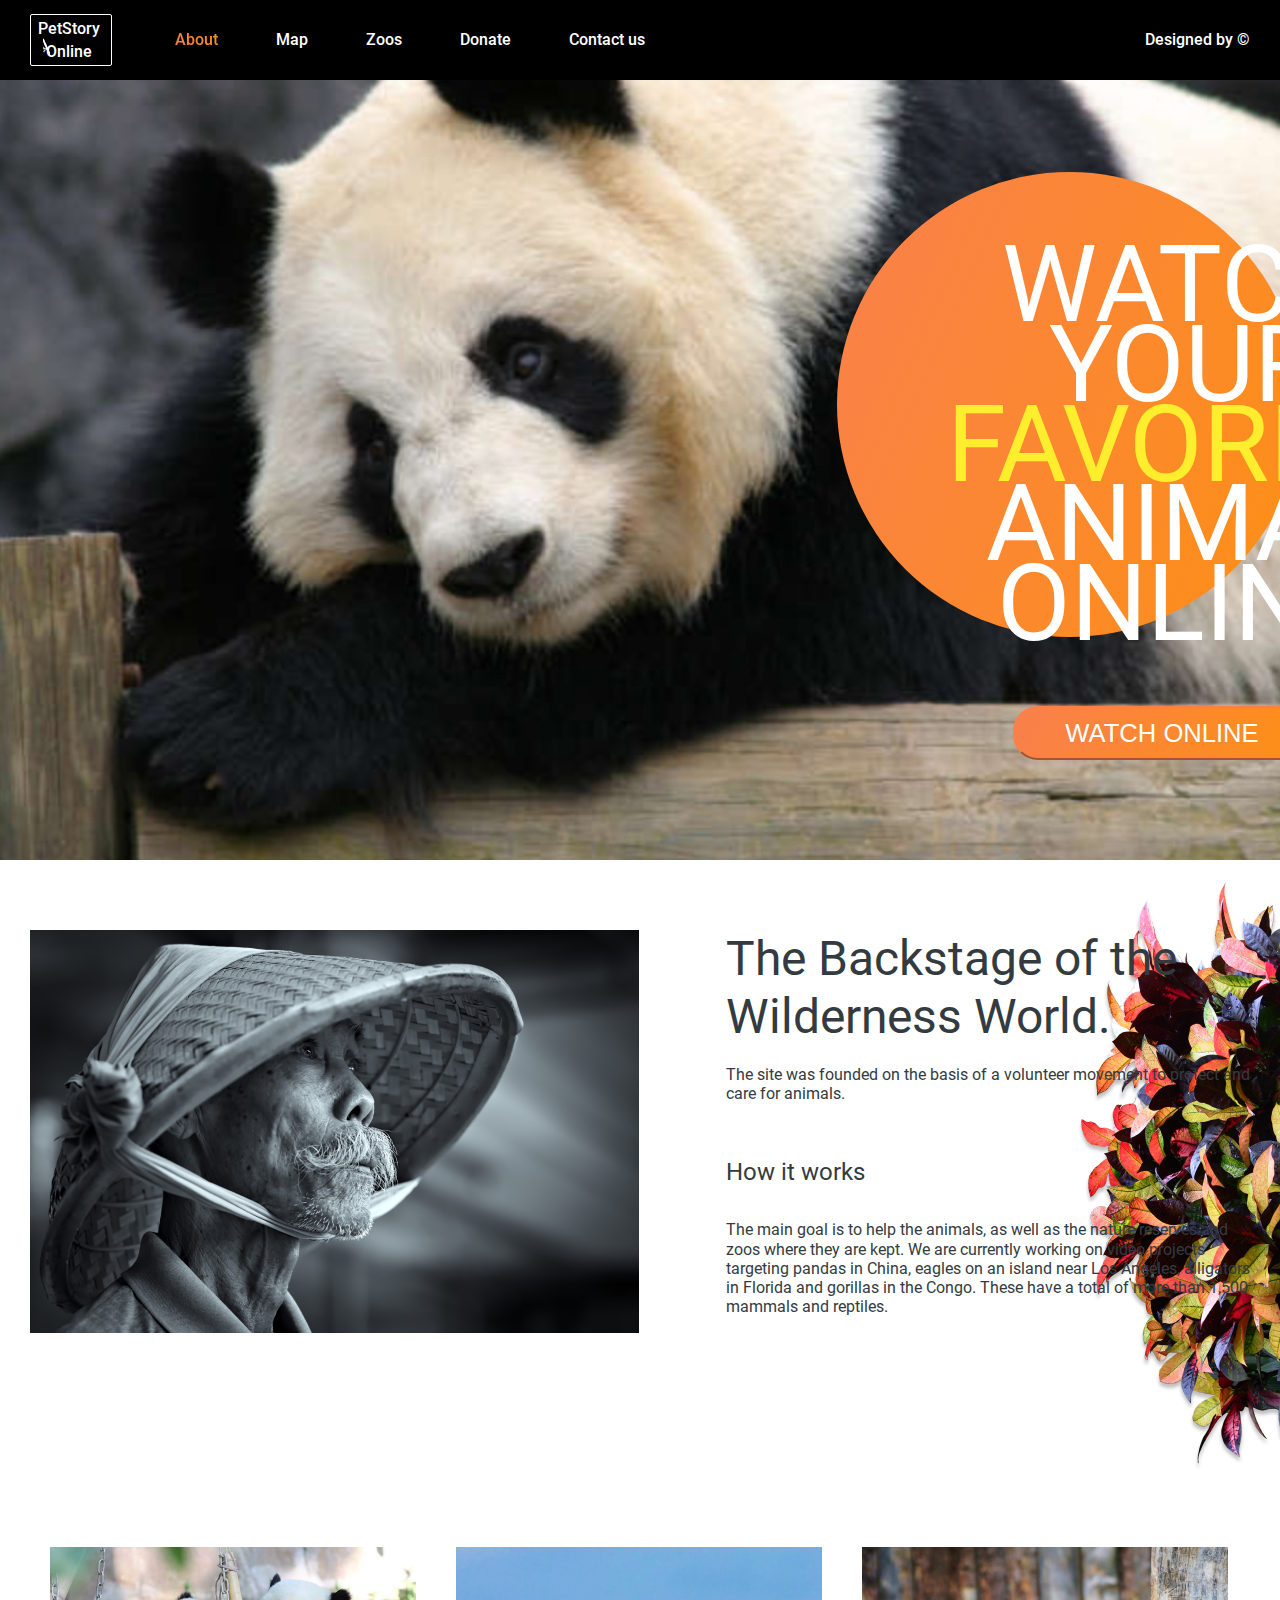
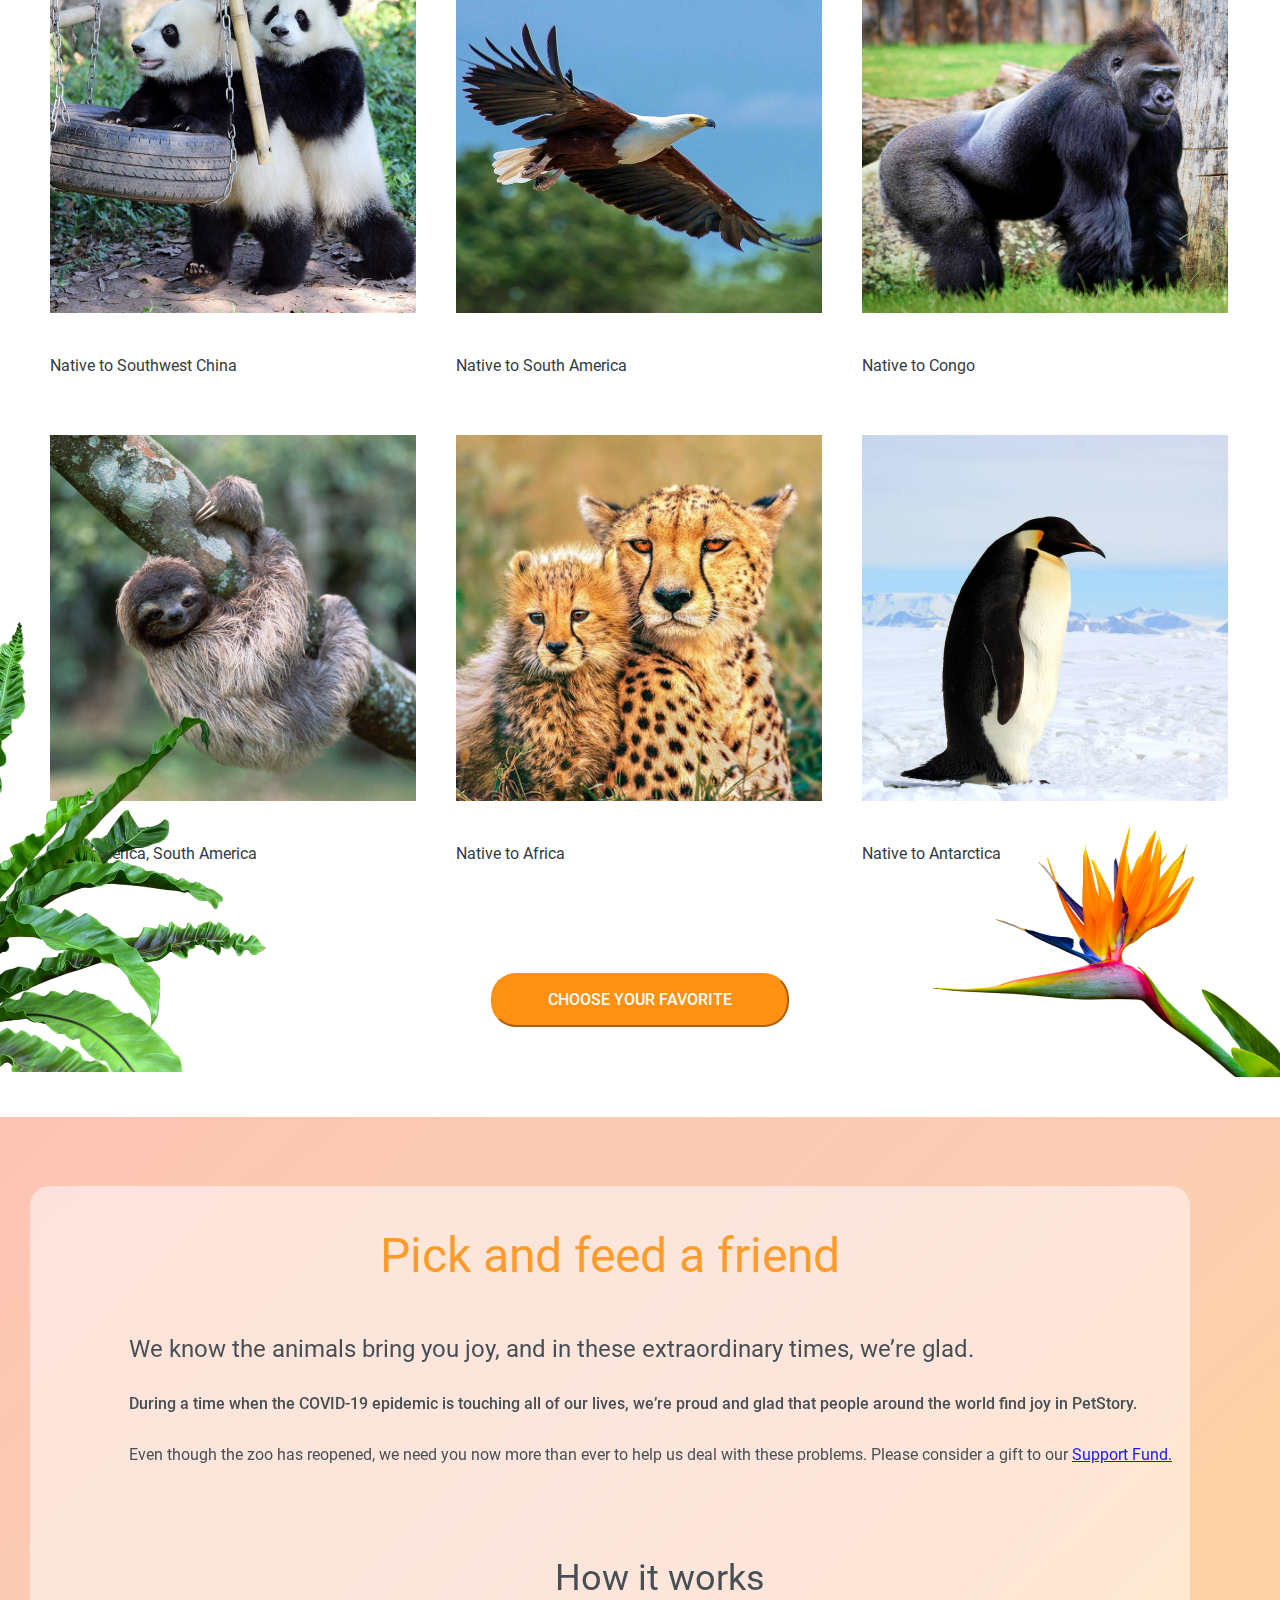
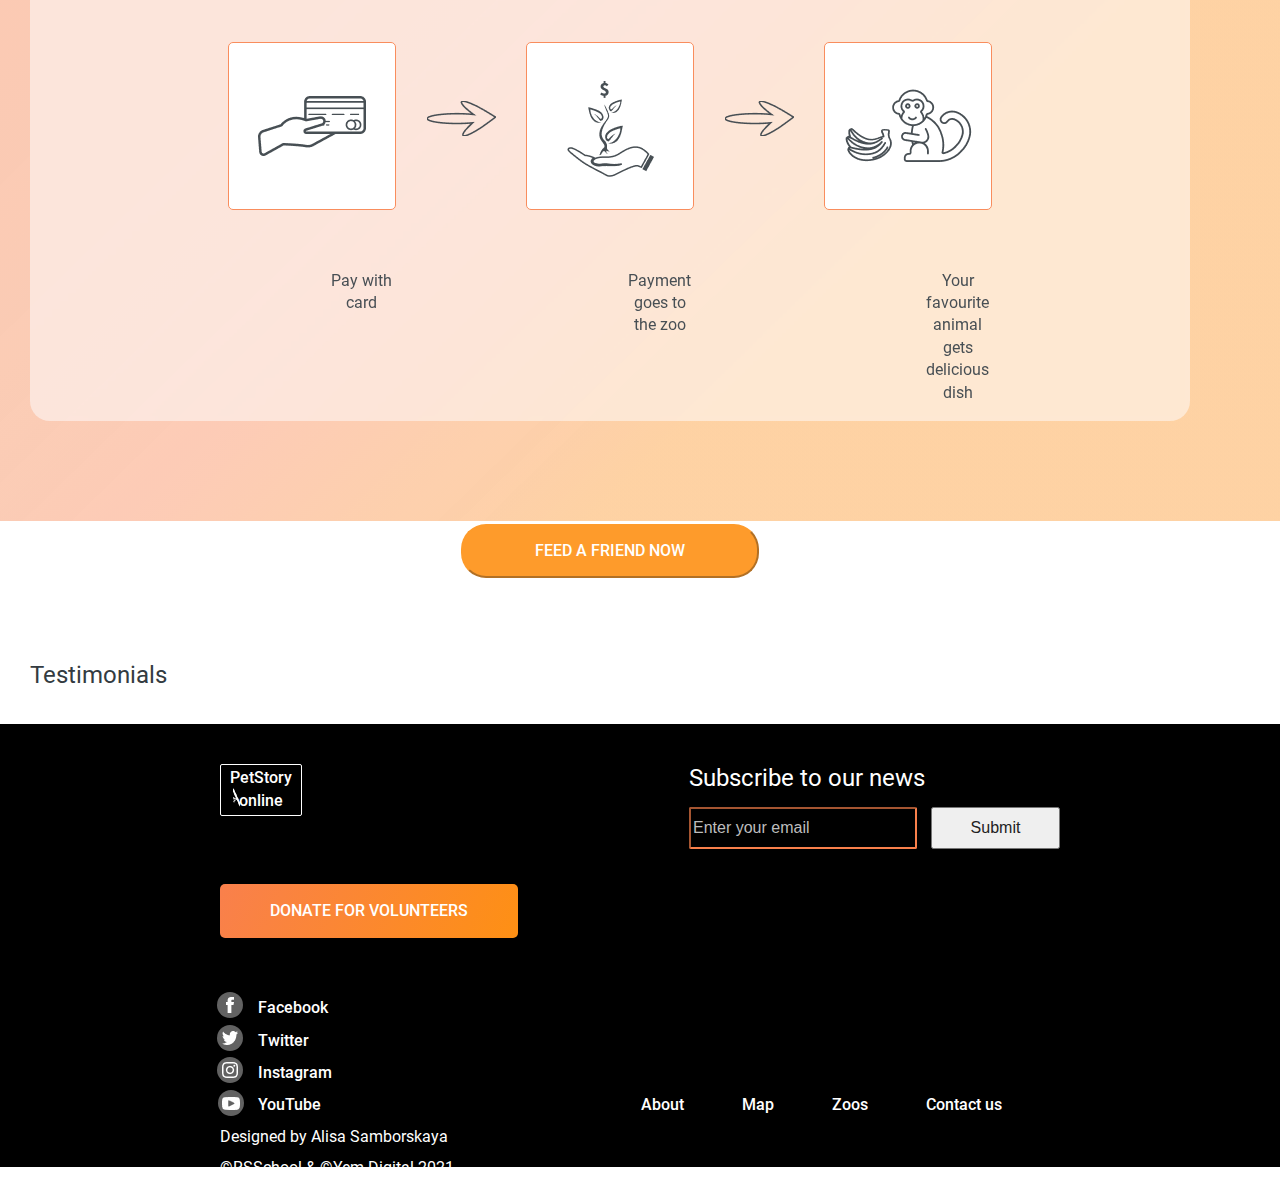
<file: index.html>
<!DOCTYPE html>
<html lang="en">
<head>
    <meta charset="UTF-8">
    <meta http-equiv="X-UA-Compatible" content="IE=edge">
    <meta name="viewport" content="width=device-width, initial-scale=1.0">
    <title>ONLINE-ZOO</title>
    <link rel="stylesheet" href="./pages/main/style.css">
</head>
<body>
     <!-- Header section -->

     <header class="header">
      <div class="wrapper">
          <div class="header_wrapper">

          <div class="header_menu">

              <div class="header_logo">
                  <h1>
                      <a href="/index.html" class="header_link">PetStory Online</a>
                  </h1>
              </div>

              <nav class="header_nav">
                    <ul class="header_list">
                      <li class="header_item">
                        <a href="../../index.html" class="header_link_about">About</a>
                      </li>
                      <li class="header_item">
                        <a href="#!" class="header_link">Map</a>
                      </li>
                      <li class="header_item">
                        <a href="#!" class="header_link">Zoos</a>
                      </li>
                      <li class="header_item">
                        <a href="./pages/donate/index.html" class="header_link">Donate</a>
                      </li>
                      <li class="header_item">
                        <a href="#!" class="header_link">Contact us</a>
                      </li>
                     </ul>
              </nav>

          </div>

              <div class="figma_design">
                  <a href="https://www.figma.com/file/jfEFwkXVj1WRq7sUHDr8os/PetStory-online" class="header_link">Designed by ©</a>
              </div>

          </div>
        </div>
    </header>

  <main>
    <section class="intro">
      <div class="wrapper">
        <div class="intro_box">
        <p class="intro_title">Watch your <span id="favorite">favorite</span> animal online</p>
        </div>
        <button type="submit" class="intro_buttom">Watch online</button>
      </div>
    </section>

    <section class="backstage">
      <div class="wrapper">
        <div class="backstage_box">
          <div class="image_box"> <img src="./assets/images/bamboo-cap.png" alt=""></div>
          <div class="backstage_text">
          <h2>The Backstage of the Wilderness World.</h2>
          <p>The site was founded on the basis of a volunteer movement to protect and care for animals.</p>
          <h3>How it works </h3>
          <p>The main goal is to help the animals, as well as the nature reserves and zoos where they are kept. We are currently working on video projects targeting pandas in China, eagles on an island near Los Angeles, alligators in Florida and gorillas in the Congo. These have a total of more than 1,500 mammals and reptiles.</p>
        </div>
        </div>
    </div>
    </section>

    <section class="animals">
     <div class="wrapper">
       <div class="slider">

            <button class="button_prev"></button>
            <button class="button_next"></button>

        <div class="slider_cards">

          <div class="slider_item">
            <img src="./assets/images/pandas.png" alt="Pandas">
            <div class="card_content">
              <h4>GIANT PANDAS</h4>
              <p>Native to Southwest China</p>
            </div>
          </div>

          <div class="slider_item">
            <img src="./assets/images/eagles.png" alt="EAgles">
            <div class="card_content">
              <h4>EAGLES</h4>
              <p>Native to South America</p>
            </div>
          </div>

          <div class="slider_item">
            <img src="./assets/images/gorilas.png" alt="Gorillas">
            <div class="card_content">
              <h4>GORILLAS</h4>
              <p>Native to Congo</p>
            </div>
          </div>

          <div class="slider_item">
            <img src="./assets/images/sloth.png" alt="Two-toed sloth">
            <div class="card_content">
              <h4>TWO-TOED SLOTH</h4>
              <p>Mesoamerica, South America</p>
            </div>
          </div>


          <div class="slider_item">
            <img src="./assets/images/cheetah.png" alt="Cheetahs">
            <div class="card_content">
              <h4>CHEETAHS</h4>
              <p>Native to Africa</p>
            </div>
          </div>


          <div class="slider_item">
            <img src="./assets/images/penguans.png" alt="Penguins">
            <div class="card_content">
              <h4>PENGUINS</h4>
              <p>Native to Antarctica</p>
            </div>
          </div>


        </div>

        </div>
        <button class="choose_button">CHOOSE YOUR FAVORITE</button>

      </div>
    </section>

    <section class="pick_and_feed">
      <div class="wrapper">
        <div class="info">
          <h2>Pick and feed a friend</h2>
          <p class="bring_joy">We know the animals bring you joy, and in these extraordinary times, we’re glad.</p>
          <p class="covid">During a time when the COVID-19 epidemic is touching all of our lives, we’re proud and glad that people around the world find joy in PetStory.</p>
          <p>Even though the zoo has reopened, we need you now more than ever to help us deal with these problems. Please consider a gift to our <a href="/pages/donate/index.html">Support Fund.</a> </p>

          <div class="payment">
            <p>How it works</p>

            <div class="payment_steps">

            <div class="step">

              <div class="step_box pay_card"></div>
              <p>Pay with card</p>

            </div>

            <div class="step">

              <div class="step_box plant"></div>
                <p>Payment goes to the zoo</p>

            </div>

            <div class="step">

              <div class="step_box monkey"></div>
                <p>Your favourite animal gets delicious dish</p>


            </div>
          </div>

          </div>

          <button class="feed_button">FEED A FRIEND NOW</button>

        </div>

      </div>
    </section>

    <section class="testimonials">
      <div class="wrapper">
        <h3>Testimonials</h3>

      </div>
    </section>


  </main>

     <!-- Footer section -->

     <footer class="footer">
      <div class="wrapper">

          <div class="footer_logo_box">

            <div class="footer_logo">
              <div class="footer_logo_link">
                  <a href="../../index.html">PetStory online</a>
              </div>
            </div>

            <form class="subscribe" action="#">
              <h4>Subscribe to our news</h4>
              <input class="email" required type="email" placeholder="Enter your email"/>
              <button type="submit" class="submit_botton"> Submit</button>
            </form>

          </div>

          <div class="donate">
            <a href="./index.html" class="button_donate"> DONATE FOR VOLUNTEERS</a>
          </div>

          <div class="footer_box">

            <div class="social_media_items">
              <ul>
                <li><a href="#"><span>Facebook</span></a></li>
                <li><a href="#"><span>Twitter</span></a></li>
                <li><a href="#"><span>Instagram</span></a></li>
                <li><a href="#"><span>YouTube</span></a></li>
              </ul>
            </div>

            <nav class="footer_menu">
              <ul class="footer_menu_item">
                <li><a href="../../index.html">About</a></li>
                <li><a href="#">Map</a></li>
                <li><a href="#">Zoos</a></li>
                <li><a href="#">Contact us</a></li>
              </ul>
            </nav>

            <div class="author">
              <p>Designed by Alisa Samborskaya</p>
              <p>©RSSchool & ©Yem Digital 2021</p>
            </div>

          </div>

      </div>
  </footer>

</body>
</html>
</file>
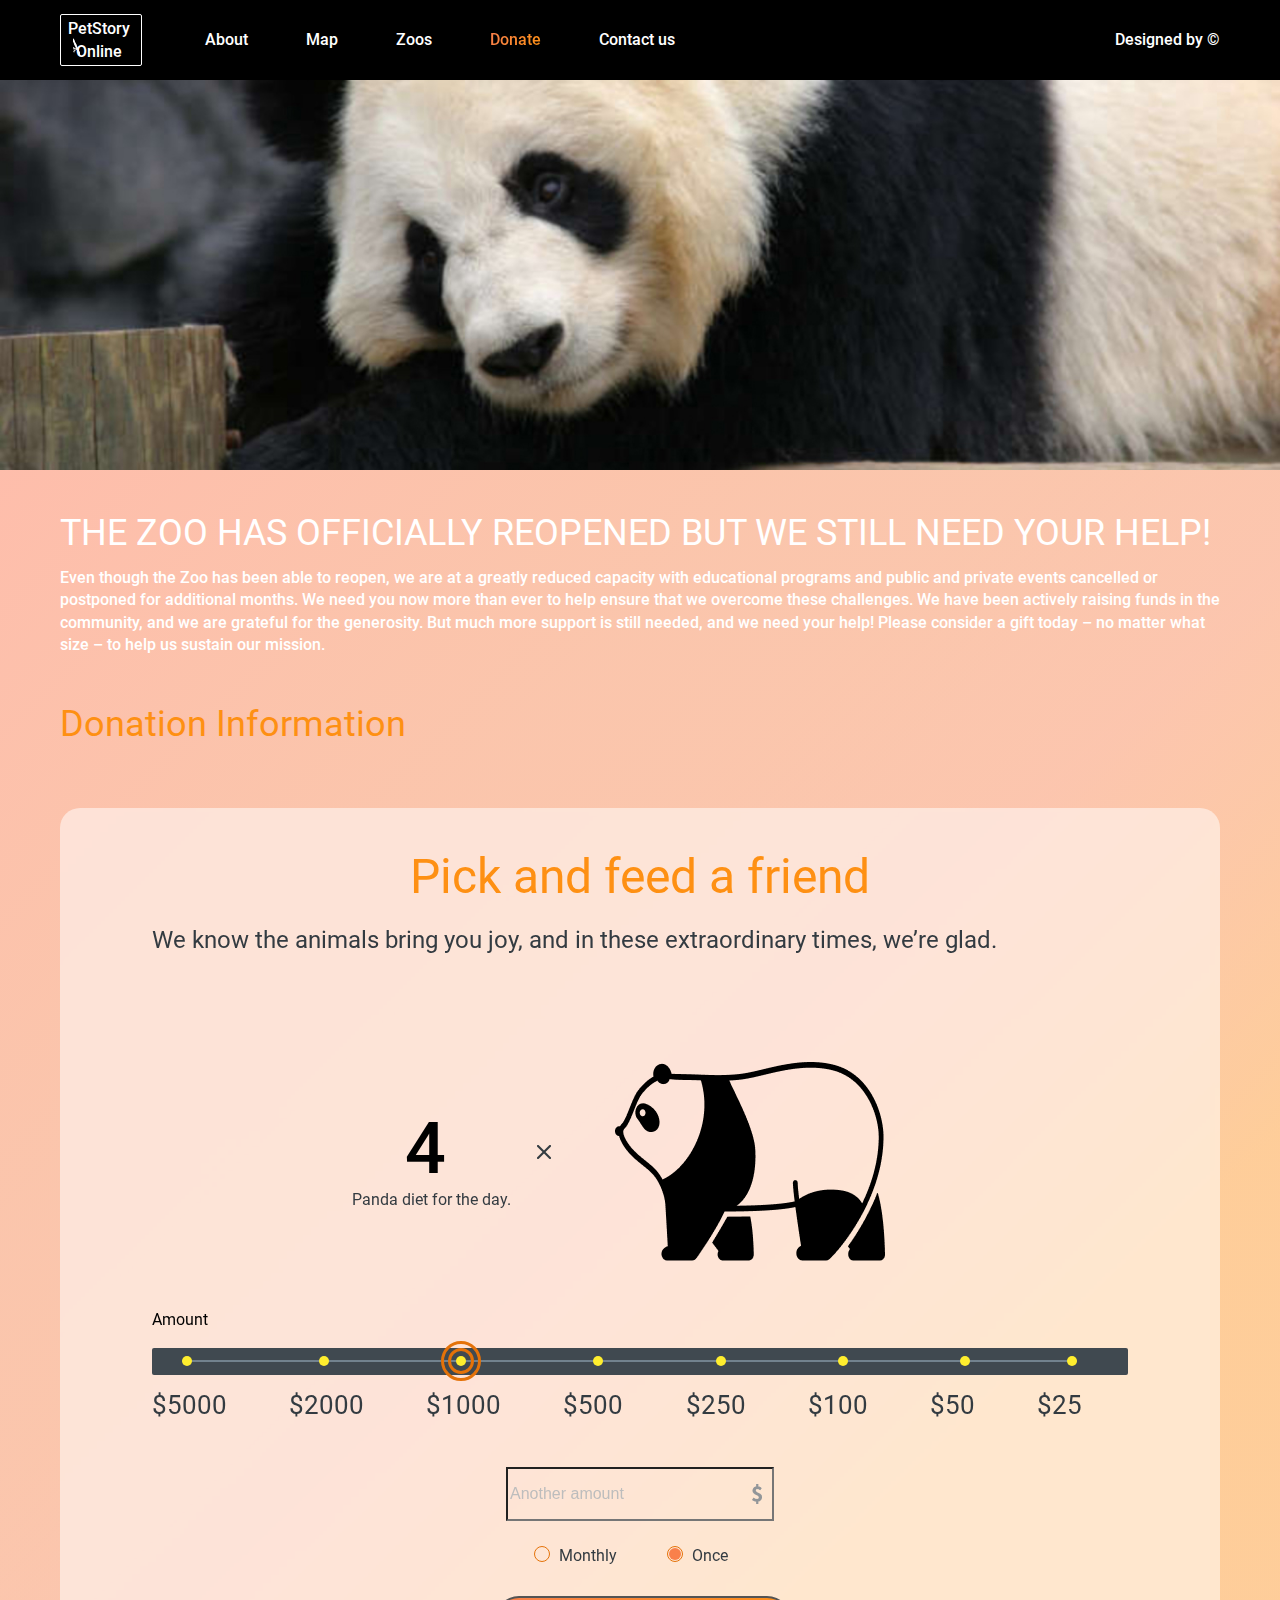
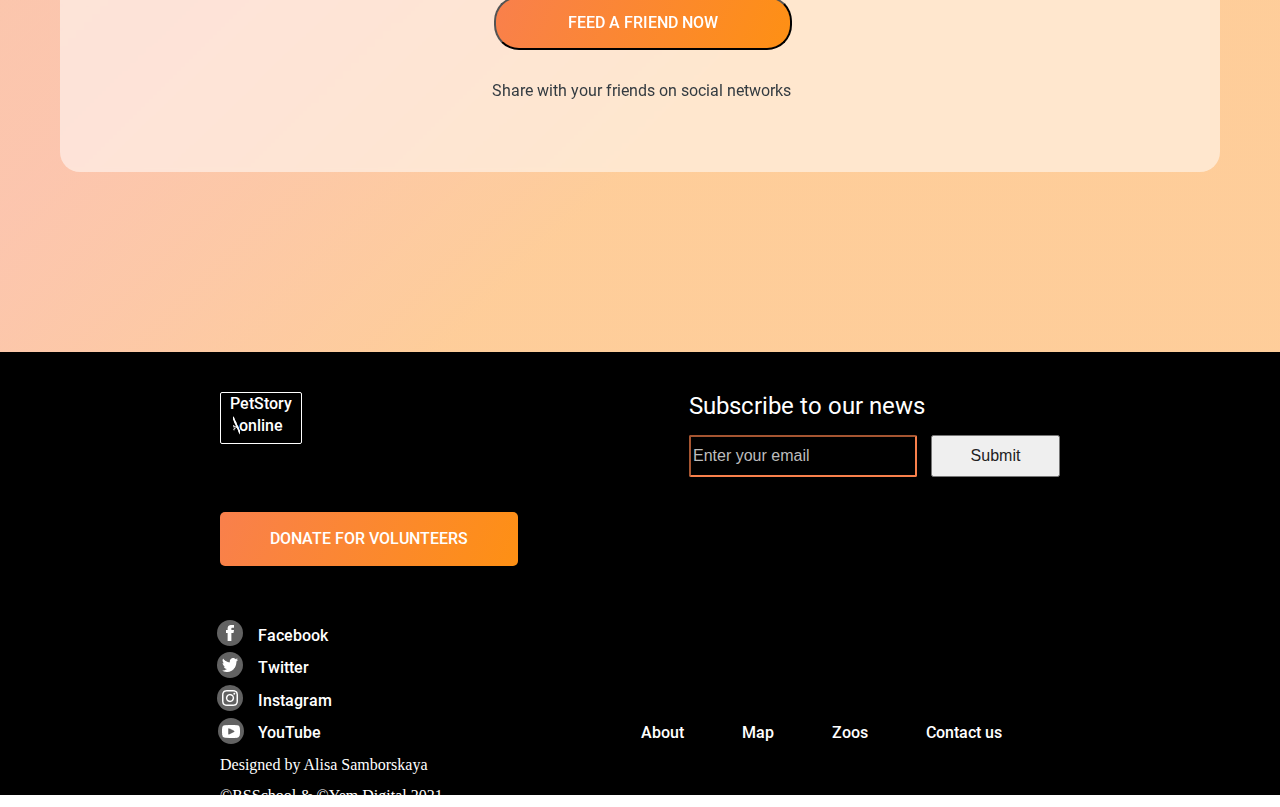
<file: pages/donate/index.html>
<!DOCTYPE html>
<html lang="en">
<head>
    <meta charset="UTF-8">
    <meta http-equiv="X-UA-Compatible" content="IE=edge">
    <meta name="viewport" content="width=device-width, initial-scale=1.0">
    <title>DONATE</title>
    <link rel="stylesheet" href="./style.css">
</head>
<body>

     <!-- Header section -->

    <header class="header">
        <div class="wrapper">
            <div class="header_wrapper">

            <div class="header_menu">

                <div class="header_logo">
                    <h1>
                        <a href="../../index.html" class="header_link">PetStory Online</a>
                    </h1>
                </div>

                <nav class="header_nav">
                      <ul class="header_list">
                        <li class="header_item">
                          <a href="../../index.html" class="header_link">About</a>
                        </li>
                        <li class="header_item">
                          <a href="#!" class="header_link">Map</a>
                        </li>
                        <li class="header_item">
                          <a href="#!" class="header_link">Zoos</a>
                        </li>
                        <li class="header_item">
                          <a href="#!" class="header_link_donate">Donate</a>
                        </li>
                        <li class="header_item">
                          <a href="#!" class="header_link">Contact us</a>
                        </li>
                       </ul>
                </nav>

            </div>

                <div class="figma_design">
                    <a href="https://www.figma.com/file/jfEFwkXVj1WRq7sUHDr8os/PetStory-online" class="header_link">Designed by ©</a>
                </div>

            </div>
          </div>
      </header>

       <!-- Main section -->

    <main>
        <div class="intro"></div>

        <div class="help">
            <div class="wrapper">

                <h3>THE ZOO HAS OFFICIALLY REOPENED BUT WE STILL NEED YOUR HELP!</h3>
                <p class="help_info">Even though the Zoo has been able to reopen, we are at a greatly reduced capacity with educational programs and public and private events cancelled or postponed for additional months. We need you now more than ever to help ensure that we overcome these challenges. We have been actively raising funds in the community, and we are grateful for the generosity.  But much more support is still needed, and we need your help! Please consider a gift today – no matter what size – to help us sustain our mission.</p>
                <h3 id="donation_info">Donation Information</h3>

                <div class="pick_and_feed">
                    <div class="pick_and_feed_box">

                       <h2>Pick and feed a friend</h2>
                       <p>We know the animals bring you joy, and in these extraordinary times, we’re glad.</p>

                        <div class="panda">
                            <p id="day">4</p>
                            <p id="panda_diet">Panda diet for the day.</p>
                        </div>

                        <p id="amount">Amount</p>

                        <div class="amount_scale">
                            <div class="scale">
                                <div class="scale_buttons">
                                    <div class="scale_buttons_item"><input class="scale_radio_input" type="radio" name="radio" id="5000" value="5000"><label class="scale_label" for="5000">$5000</label></div>
                                    <div class="scale_buttons_item"><input class="scale_radio_input" type="radio" name="radio" id="2000" value="2500"><label class="scale_label" for="2000">$2000</label></div>
                                    <div class="scale_buttons_item"><input class="scale_radio_input" type="radio" name="radio" id="1000" value="1000" checked="checked"><label class="scale_label" for="1000">$1000</label></div>
                                    <div class="scale_buttons_item"><input class="scale_radio_input" type="radio" name="radio" id="500" value="500"><label class="scale_label" for="500">$500</label></div>
                                    <div class="scale_buttons_item"><input class="scale_radio_input" type="radio" name="radio" id="250" value="250"><label class="scale_label" for="250">$250</label></div>
                                    <div class="scale_buttons_item"><input class="scale_radio_input" type="radio" name="radio" id="100" value="100"><label class="scale_label" for="100">$100</label></div>
                                    <div class="scale_buttons_item"><input class="scale_radio_input" type="radio" name="radio" id="50" value="50"><label class="scale_label" for="50">$50</label></div>
                                    <div class="scale_buttons_item"><input class="scale_radio_input" type="radio" name="radio" id="25" value="25"><label class="scale_label" for="25">$25</label></div>
                                </div>

                            </div>
                        </div>

                        <div class="input_sum_box">
                            <input class="input_sum" type="number" maxlength="4" placeholder="Another amount">
                        </div>

                        <div class="radio_buttons">
                            <div class="radio_form">
                                <input class="radio_input" type="radio" name="period" id="Monthly">
                                <label class="radio_label" for="Monthly">Monthly</label>
                            </div>

                            <div class="radio_form">
                                <input class="radio_input" type="radio" id="Once" name="period" checked="checked">
                                <label class="radio_label" for="Once">Once</label>
                            </div>
                        </div>

                            <button class="button_feed">Feed a friend now</button>
                            <p id="networks">Share with your friends on social networks</p>


                    </div>
                </div>

            </div>
        </div>

    </main>

     <!-- Footer section -->

    <footer class="footer">
        <div class="wrapper">

            <div class="footer_logo_box">

              <div class="footer_logo">
                <div class="footer_logo_link">
                    <a href="../../index.html">PetStory online</a>
                </div>
              </div>

              <form class="subscribe" action="#">
                <h4>Subscribe to our news</h4>
                <input class="email" required type="email" placeholder="Enter your email"/>
                <button type="submit" class="submit_botton"> Submit</button>
              </form>

            </div>

            <div class="donate">
              <a href="./index.html" class="button_donate"> DONATE FOR VOLUNTEERS</a>
            </div>

            <div class="footer_box">

              <div class="social_media_items">
                <ul>
                  <li><a href="#"><span>Facebook</span></a></li>
                  <li><a href="#"><span>Twitter</span></a></li>
                  <li><a href="#"><span>Instagram</span></a></li>
                  <li><a href="#"><span>YouTube</span></a></li>
                </ul>
              </div>

              <nav class="footer_menu">
                <ul class="footer_menu_item">
                  <li><a href="../../index.html">About</a></li>
                  <li><a href="#">Map</a></li>
                  <li><a href="#">Zoos</a></li>
                  <li><a href="#">Contact us</a></li>
                </ul>
              </nav>

              <div class="author">
                <p>Designed by Alisa Samborskaya</p>
                <p>©RSSchool & ©Yem Digital 2021</p>
              </div>

            </div>

        </div>
    </footer>
</body>
</html>
</file>
<file: pages/main/style.css>
@font-face {
    font-family: 'Roboto';
    src: local('Roboto-Bold'),url(../../assets/fonts/Roboto-Bold.ttf);
    font-weight: 700;
    font-style: normal;
  }

  @font-face {
    font-family: 'Roboto';
    src: local('Roboto-Medium'), url(../../assets/fonts/Roboto-Medium.ttf);
    font-weight: 500;
    font-style: normal;
  }
  @font-face {
    font-family: 'Roboto';
    src: local('Roboto-Regular'), url(../../assets/fonts/Roboto-Regular.ttf);
    font-weight: 400;
    font-style: normal;
  }


html, body, div, span, applet, object, iframe,
h1, h2, h3, h4, h5, h6, p, blockquote, pre,
a, abbr, acronym, address, big, cite, code,
del, dfn, em, img, ins, kbd, q, s, samp,
small, strike, strong, sub, sup, tt, var,
b, u, i, center,
dl, dt, dd, ol, ul, li,
fieldset, form, label, legend,
table, caption, tbody, tfoot, thead, tr, th, td,
article, aside, canvas, details, embed,
figure, figcaption, footer, header, hgroup,
menu, nav, output, ruby, section, summary,
time, mark, audio, video {
    margin: 0;
	padding: 0;
	border: 0;
	font-size: 100%;
	font: inherit;
	vertical-align: baseline;
}

/* make sure to set some focus styles for accessibility */
:focus {
    outline: 0;
}

/* HTML5 display-role reset for older browsers */
article, aside, details, figcaption, figure,
footer, header, hgroup, menu, nav, section {
	display: block;
}

body {
	line-height: 1;
}

ol, ul {
	list-style: none;
}

blockquote, q {
	quotes: none;
}

blockquote:before, blockquote:after,
q:before, q:after {
	content: '';
	content: none;
}

table {
	border-collapse: collapse;
	border-spacing: 0;
}

input[type=search]::-webkit-search-cancel-button,
input[type=search]::-webkit-search-decoration,
input[type=search]::-webkit-search-results-button,
input[type=search]::-webkit-search-results-decoration {
    -webkit-appearance: none;
    -moz-appearance: none;
}

input[type=search] {
    -webkit-appearance: none;
    -moz-appearance: none;
    -webkit-box-sizing: content-box;
    -moz-box-sizing: content-box;
    box-sizing: content-box;
}

textarea {
    overflow: auto;
    vertical-align: top;
    resize: vertical;
}

/**
 * Correct `inline-block` display not defined in IE 6/7/8/9 and Firefox 3.
 */

audio,
canvas,
video {
    display: inline-block;
    *display: inline;
    *zoom: 1;
    max-width: 100%;
}

/**
 * Prevent modern browsers from displaying `audio` without controls.
 * Remove excess height in iOS 5 devices.
 */

audio:not([controls]) {
    display: none;
    height: 0;
}

/**
 * Address styling not present in IE 7/8/9, Firefox 3, and Safari 4.
 * Known issue: no IE 6 support.
 */

[hidden] {
    display: none;
}

/**
 * 1. Correct text resizing oddly in IE 6/7 when body `font-size` is set using
 *    `em` units.
 * 2. Prevent iOS text size adjust after orientation change, without disabling
 *    user zoom.
 */

html {
    font-size: 100%; /* 1 */
    -webkit-text-size-adjust: 100%; /* 2 */
    -ms-text-size-adjust: 100%; /* 2 */
}

/**
 * Address `outline` inconsistency between Chrome and other browsers.
 */

a:focus {
    outline: thin dotted;
}

/**
 * Improve readability when focused and also mouse hovered in all browsers.
 */

a:active,
a:hover {
    outline: 0;
}

/**
 * 1. Remove border when inside `a` element in IE 6/7/8/9 and Firefox 3.
 * 2. Improve image quality when scaled in IE 7.
 */

img {
    border: 0; /* 1 */
    -ms-interpolation-mode: bicubic; /* 2 */
}

/**
 * Address margin not present in IE 6/7/8/9, Safari 5, and Opera 11.
 */

figure {
    margin: 0;
}

/**
 * Correct margin displayed oddly in IE 6/7.
 */

form {
    margin: 0;
}

/**
 * Define consistent border, margin, and padding.
 */

fieldset {
    border: 1px solid #c0c0c0;
    margin: 0 2px;
    padding: 0.35em 0.625em 0.75em;
}

/**
 * 1. Correct color not being inherited in IE 6/7/8/9.
 * 2. Correct text not wrapping in Firefox 3.
 * 3. Correct alignment displayed oddly in IE 6/7.
 */

legend {
    border: 0; /* 1 */
    padding: 0;
    white-space: normal; /* 2 */
    *margin-left: -7px; /* 3 */
}

/**
 * 1. Correct font size not being inherited in all browsers.
 * 2. Address margins set differently in IE 6/7, Firefox 3+, Safari 5,
 *    and Chrome.
 * 3. Improve appearance and consistency in all browsers.
 */

button,
input,
select,
textarea {
    font-size: 100%; /* 1 */
    margin: 0; /* 2 */
    vertical-align: baseline; /* 3 */
    *vertical-align: middle; /* 3 */
}

/**
 * Address Firefox 3+ setting `line-height` on `input` using `!important` in
 * the UA stylesheet.
 */

button,
input {
    line-height: normal;
}

/**
 * Address inconsistent `text-transform` inheritance for `button` and `select`.
 * All other form control elements do not inherit `text-transform` values.
 * Correct `button` style inheritance in Chrome, Safari 5+, and IE 6+.
 * Correct `select` style inheritance in Firefox 4+ and Opera.
 */

button,
select {
    text-transform: none;
}

/**
 * 1. Avoid the WebKit bug in Android 4.0.* where (2) destroys native `audio`
 *    and `video` controls.
 * 2. Correct inability to style clickable `input` types in iOS.
 * 3. Improve usability and consistency of cursor style between image-type
 *    `input` and others.
 * 4. Remove inner spacing in IE 7 without affecting normal text inputs.
 *    Known issue: inner spacing remains in IE 6.
 */

button,
html input[type="button"], /* 1 */
input[type="reset"],
input[type="submit"] {
    -webkit-appearance: button; /* 2 */
    cursor: pointer; /* 3 */
    *overflow: visible;  /* 4 */
}

/**
 * Re-set default cursor for disabled elements.
 */

button[disabled],
html input[disabled] {
    cursor: default;
}

/**
 * 1. Address box sizing set to content-box in IE 8/9.
 * 2. Remove excess padding in IE 8/9.
 * 3. Remove excess padding in IE 7.
 *    Known issue: excess padding remains in IE 6.
 */

input[type="checkbox"],
input[type="radio"] {
    box-sizing: border-box; /* 1 */
    padding: 0; /* 2 */
    *height: 13px; /* 3 */
    *width: 13px; /* 3 */
}

/**
 * 1. Address `appearance` set to `searchfield` in Safari 5 and Chrome.
 * 2. Address `box-sizing` set to `border-box` in Safari 5 and Chrome
 *    (include `-moz` to future-proof).
 */

input[type="search"] {
    -webkit-appearance: textfield; /* 1 */
    -moz-box-sizing: content-box;
    -webkit-box-sizing: content-box; /* 2 */
    box-sizing: content-box;
}

/**
 * Remove inner padding and search cancel button in Safari 5 and Chrome
 * on OS X.
 */

input[type="search"]::-webkit-search-cancel-button,
input[type="search"]::-webkit-search-decoration {
    -webkit-appearance: none;
}

/**
 * Remove inner padding and border in Firefox 3+.
 */

button::-moz-focus-inner,
input::-moz-focus-inner {
    border: 0;
    padding: 0;
}

/**
 * 1. Remove default vertical scrollbar in IE 6/7/8/9.
 * 2. Improve readability and alignment in all browsers.
 */

textarea {
    overflow: auto; /* 1 */
    vertical-align: top; /* 2 */
}

/**
 * Remove most spacing between table cells.
 */

table {
    border-collapse: collapse;
    border-spacing: 0;
}

html,
button,
input,
select,
textarea {
    color: #222;
}


::-moz-selection {
    background: #b3d4fc;
    text-shadow: none;
}

::selection {
    background: #b3d4fc;
    text-shadow: none;
}

img {
    vertical-align: middle;
}

fieldset {
    border: 0;
    margin: 0;
    padding: 0;
}

textarea {
    resize: vertical;
}

.chromeframe {
    margin: 0.2em 0;
    background: #ccc;
    color: #000;
    padding: 0.2em 0;
}

html{
    box-sizing: border-box;
}

*, *::before, *::after{
    box-sizing: inherit;
}

body{
    font-family: Roboto;
    font-style: normal;
    font-size: 16px;
    line-height: 1.2;
    font-weight: normal;
    color: #333B41;
}

.wrapper{
max-width: 1220px;
margin: 0 auto;
}

/* header styles start*/

.header {
    position: relative;
    background-color: black;
    height: 80px;
    width: 100%;
    }

    .header_wrapper{
        display:flex;
        flex-wrap: wrap;
        align-items:center;
        justify-content: space-between;
        padding-top: 14px;

    }

    .header_menu{
        display: flex;
        flex-wrap: wrap;
        align-items: center;
        justify-content: space-between;

    }

    h1{
    width: 72.49px;
    height: 44.91px;
    font-family: 'Roboto';
    font-style: normal;
    font-weight: 400;
    font-size: 19.0145px;
    line-height: 120%;
    text-align: center;
    color: #FFFFFF;
    }

    .header_logo, .footer_logo{
        width: 82px;
        height: 52px;
        border: 1px solid #fff;
        border-radius: 2px;
        font-weight: 400;
        font-size: 1.9rem;
        line-height: 120%;
        line-height: 23px;
        display: inline-block;
        padding: 2px;
        position: relative;
        margin-right: 63px;
    }

    .header_logo:hover,
    .footer_logo:hover,
    .header_logo:focus,
    .footer_logo:focus,
    .header_logo:active,
    .footer_logo:active
    {
        opacity: .75;
        color: #F9804B;
        border-color: #F9804B;
    }

    .header_logo:before, .footer_logo:before {
        position: absolute;
        left: 12px;
        bottom: 6px;
        content: '';
        background: url(../../assets/images/bamboo.svg) 50% no-repeat;
        width: 7px;
        height: 21px;
        display: inline-block;

      }

    .header_list{
        display:flex;
        flex-wrap: wrap;
    }

    .header_item{
        margin-right: 58px;
    }

    .header_link, .footer a{
        font-family: 'Roboto';
        font-style: normal;
        font-weight: 500;
        font-size: 16px;
        line-height: 140%;
        color: #FFFFFF;
        text-decoration: none;
    }

    .header_link:hover, .header_link:focus, .header_link:active, .footer a:hover, .footer a:focus, .footer a:active{
      opacity: .75;
      color: #F9804B;
    }

    .header_logo:hover::before,
    .header_logo:focus::before,
    .header_logo:active::before
     {
    background: linear-gradient(113.96deg, #f9804b 1.49%, #fe9013 101.44%);
      -webkit-background-clip: text;
      -webkit-text-fill-color: transparent;
      background-clip: text;
      border-color: #e47209;
      }


    .header_link_about{
        background: linear-gradient(113.96deg, #F9804B 1.49%, #FE9013 101.44%);
        font-family: 'Roboto';
        font-style: normal;
        font-weight: 500;
        font-size: 16px;
        line-height: 140%;
        text-decoration: none;
        -webkit-background-clip: text;
        -webkit-text-fill-color: transparent;
        background-clip: text;
        text-fill-color: transparent
    }

    .header_link_about:hover,
    .header_link_about:focus,
    .header_link_about:active
    {
        opacity: .75;
        color:  #FFFFFF;
    }

    .link_about{
        background: linear-gradient(113.96deg, #F9804B 1.49%, #FE9013 101.44%);
        -webkit-background-clip: text;
        -webkit-text-fill-color: transparent;
        background-clip: text;
        text-fill-color: transparent;
    }

    /* header styles end */


/* intro styles start */

.intro{
    background: url(../../assets/images/Panda.jpg) no-repeat center;
    background-size: cover;
    height: 780px;
    width: 100%;
}

.intro_box{
    display:flex;
    position: absolute;
    align-items: center;
    margin-top: 92px;
    width: 465px;
    height: 465px;
    margin-left: 807px;
    background: linear-gradient(113.96deg, #F9804B 1.49%, #FE9013 101.44%);
    border-radius: 50%;

}

.intro_title{
    color: #FFFFFF;
    font-size: 106.5px;
    line-height: 75%;
    font-weight: 700px;
    text-transform: uppercase;
    text-align: center;
    font-family: Roboto;
    padding-left: 110px;
    padding-top: 80px;
}

#favorite{
    color:#FFEE2E;
}

.intro_buttom{
padding: 10px 5px;
text-transform: uppercase;
background: linear-gradient(113.96deg, #F9804B 1.49%, #FE9013 101.44%);
border-radius: 25px;
width: 298px;
height: 54px;
margin-top: 626px;
margin-left: 983px;
color:#FFFFFF;
font-weight: 500;
border-color: #F9804B;
cursor: pointer;
font-size: 1.6rem;
}


.backstage{
position: relative;
height: 403px;
margin-bottom: 254px;

}

.backstage::after{
    content: '';
    width: 204px;
    height: 605px;
    display: block;
    position: absolute;
    right: 0;
    top: 15px;
    z-index: -2;
    background: url(../../assets/images/flower_foto1.jpg) 0 50% no-repeat;
}

.backstage_box{
display: flex;
flex-direction: row;
align-items: center;
height: 403px;

}

.image_box{
    margin-top: 140px;
height: 403px;
}

.backstage_text{
    margin-top: 140px;
margin-left: 87px;
height:403px;
}

h2{
    font: Roboto;
    font-weight: 400;
    font-size: 48px;
    line-height: 57.6px;
    margin-bottom: 20px;

}

.backstage_text p{

    margin-bottom: 54px;
    font-size: 16px;
font-weight: 400;

}

h3{
    font-weight: 400;
    font-size: 24px;
    line-height: 28.8px;
    margin-bottom: 34px;

}

.animals{
    margin-bottom: 224px;
    position: relative;
}

.animals::after{
    content: '';
    width: 880px;
    height: 460px;
    position: absolute;
    left: 0px;
    top: 695px;

    background: url(../../assets/images/palm_foto.png) 0 50% no-repeat;
}

.animals::before{
    content: '';
    width: 368px;
    height: 275px;
    position: absolute;
    right: 0px;
    top: 885px;

    background: url(../../assets/images/strelitzia\ 1.png) 0 50% no-repeat;
}


.button_prev, .button_next {
    display:none;
    width: 62px;
    height: 62px;
    border-radius: 31px;
    background: linear-gradient(113.96deg, #f9804b 1.49%, #fe9013 101.44%);


  }

.slider_cards{
    display: flex;
    flex-wrap: wrap;
    margin-bottom: 80px;
}

.slider_item{
    margin: 30px 20px;

}

.slider_item:hover {
    transform: scale(1.2);
}

.choose_button{
    position: absolute;
    width: 298px;
    height: 54px;
    left: calc(50% - 298px/2);
    background: #FE9013;
    border-color: #FE9013;;
    border-radius: 25px;
    font-family: 'Roboto';
    font-style: normal;
    font-weight: 500;
    font-size: 16px;
    line-height: 140%;
    text-align: center;
    color: #FFFFFF;
}

.pick_and_feed{

    background: linear-gradient(315.75deg, rgba(254, 210, 144, 0.7) 30.06%, #FEBDAB 100.95%, rgba(254, 210, 144, 0.7) 106.36%), linear-gradient(315.75deg, rgba(254, 189, 171, 0.74) 30.06%, rgba(243, 169, 248, 0.66) 50.74%, #E0D8F0 80.49%, #EAF7FE 127.9%, #EAF7FE 149.54%), linear-gradient(315.75deg, rgba(254, 189, 171, 0.74) 30.06%, rgba(243, 169, 248, 0.66) 50.74%, #E0D8F0 80.49%, #EAF7FE 127.9%, #EAF7FE 149.54%);
    opacity: 0.9;
    height: 1004px;
    padding-top: 69px;
    margin-bottom: 140px;
}

.info{
    height: 835px;
    width: 1160px;

    background: rgba(253, 253, 255, 0.52);
    backdrop-filter: blur(2px);
    border-radius: 20px;

}

.info h2{
    color: #FE9013;
    text-align: center;
    padding-top: 41px;
}

.bring_joy{

font-family: 'Roboto';
font-style: normal;
font-weight: 400;
font-size: 24px;
line-height: 120%;
padding-top: 30px;
padding-left: 99px;

}

.covid{
    font-family: 'Roboto';
    font-weight: 500;
    font-size: 16px;
    line-height: 130%;
    padding-top: 30px;
    padding-left: 99px;
}

.info p{
    padding-top: 30px;
    padding-left: 99px;
}

.payment{
    margin-top: 61px;
    text-align: center;
}

.payment_steps{
    margin: 40px auto 60px;
    display: flex;
    justify-content: space-between;
    max-width: 764px;
}

.step {
    width: 168px;
  }

  .pay_card {
    background: url(../../assets/images/pay.png) 50% no-repeat;
  }
  .plant {
    background: url(../../assets/images/zoo.png) 50% 55% no-repeat;
  }
  .monkey {
    background: url(../../assets/images/monkey.png) 50% no-repeat;
  }

  .step_box{
    width: 168px;
    height: 168px;
    border: 1px solid #f9804b;
    border-radius: 5px;
    background-color: #fff;
    margin-bottom: 30px;
    position: relative;
  }

  .step:nth-of-type(-n + 2) .step_box:after {
    content: '';
    position: absolute;
    top: 35%;
    left: 119%;
    width: 69px;
    height: 35px;
    z-index: 1;
    background: url(../../assets/icons/Vector.png) 50% no-repeat;
  }

.payment p{
    font-family: 'Roboto';
    font-style: normal;
    font-weight: 400;
    font-size: 36px;
    line-height: 130%;
    text-align: center;
}

.step p{
    font-family: 'Roboto';
    font-style: normal;
    font-weight: 400;
    font-size: 16px;
    line-height: 140%;
}

.feed_button{
    position: absolute;
    width: 298px;
    height: 54px;
    margin-left: 431px;
    margin-top: 60px;
    background: #FE9013;
    border-color: #FE9013;;
    border-radius: 25px;
    font-family: 'Roboto';
    font-style: normal;
    font-weight: 500;
    font-size: 16px;
    line-height: 140%;
    text-align: center;
    color: #FFFFFF;
}

/* footer styles start */

.footer{
height: 443px;
background-color: black;
padding: 40px 220px 50px;
}

.footer_logo_box{
display: flex;
justify-content: space-between;

}

.footer_logo{
margin-bottom: 68px;
width: 82px;
height: 52px;
border: 1px solid #fff;
border-radius: 2px;
font-weight: 400;
font-size: 1.9rem;
line-height: 120%;
line-height: 23px;

position: relative;
}

.footer_logo_link{
font-family: 'Roboto';
font-style: normal;
font-weight: 500;
font-size: 16px;
line-height: 140%;
color: #FFFFFF;
text-decoration: none;
text-align:center;
}


.button_donate{
display: inline-block;
padding: 16px 0px 16px 0px;
width: 298px;
height: 54px;
background: linear-gradient(113.96deg, #F9804B 1.49%, #FE9013 101.44%);
border-radius: 5px;
font-family: 'Roboto';
font-style: normal;
font-weight: 500;
font-size: 16px;
line-height: 140%;
text-align: center;
text-transform: uppercase;
color: #FFFFFF;
margin-bottom: 49px;
}

.button_donate:hover,
.button_donate:active,
.button_donate:focus,
.donate a:hover,
.donate a:active,
.donate a:focus{
opacity: .85;
color:  white;
}

h4{
width: 237px;
height: 29px;
font-family: 'Roboto';
font-style: normal;
font-weight: 400;
font-size: 24px;
line-height: 120%;
color: #FFFFFF;
margin-bottom: 14px;
}

.email{
border-radius: 2px;
width: 228px;
height: 42px;
border-color:#F9804B;
background-color: #000000;
margin-right: 10px;
color: #E0D8F0;
}

::placeholder {
    color: #BDBDBD;
    opacity: 1;
}

.submit_botton{
width: 129px;
height: 42px;
}

.footer_box{
display: flex;
flex-wrap: wrap;
align-items: flex-end;
justify-content: space-between;
}

.social_media_items{
    margin-right: 210px;
}

.social_media_items a:before {

margin-right: 12px;
content: '';
display: inline-block;
width: 26px;
height: 26px;
border-radius: 13px;
position: relative;
}

.social_media_items li:nth-of-type(1) a:before {
top:5px;
left:-3px;
background: url(../../assets/images/facebook.png) 50% no-repeat,
rgba(196, 196, 196, 0.5);
}

.social_media_items li:nth-of-type(2) a:before {
top:5px;
left:-3px;
background: url(../../assets/images/twitter.png) 50% no-repeat,
rgba(196, 196, 196, 0.5);
}

.social_media_items li:nth-of-type(3) a:before {
top:5px;
left:-3px;
background: url(../../assets/images/instagram.png) 50% no-repeat,
rgba(196, 196, 196, 0.5);
}

.social_media_items li:nth-of-type(4) a:before {
top:6px;
left:-2px;
background: url(../../assets/images/youtube.png) 50% no-repeat,
rgba(196, 196, 196, 0.5)
}

.footer_menu{
display: flex;
flex-wrap: wrap;
align-items: center;
justify-content: space-between;

}

.footer_menu_item{
    display: flex;
    flex-wrap: wrap;

}

.footer_menu_item li{
    margin-right: 58px;
}

.author p{
display: flex;
flex-wrap: wrap;
width: 240px;
height: 21px;
font-family: 'Roboto';
font-style: normal;
font-weight: 100;
font-size: 16px;
line-height: 130%;
color: #FFFFFF;
margin-top: 10px;
}


     /* footer styles end */
</file>
<file: pages/donate/style.css>
@import url(../normalize.css);


@font-face {
    font-family: 'Roboto';
    src: local('Roboto-Bold'),url(../../assets/fonts/Roboto/Roboto-Bold.ttf);
    font-weight: 700;
    font-style: normal;
  }

  @font-face {
    font-family: 'Roboto';
    src: local('Roboto-Medium'), url(../../assets/fonts/Roboto/Roboto-Medium.ttf);
    font-weight: 500;
    font-style: normal;
  }
  @font-face {
    font-family: 'Roboto';
    src: local('Roboto-Regular'), url(../../assets/fonts/Roboto/Roboto-Regular.ttf);
    font-weight: 400;
    font-style: normal;
  }

  @font-face {
    font-family: 'Roboto';
    src: local('Roboto-Thin'), url(../../assets/fonts/Roboto/Roboto-Thin.ttf);
    font-weight: 100;
    font-style: normal;
  }


html{
    box-sizing: border-box;
}

*, *::before, *::after{
    box-sizing: inherit;
}

ol, ul {
	list-style: none;
}

body{

font-family: 'Roboto';
font-style: normal;
font-size: 16px;
line-height: 1.2;
font-weight: normal;
color: #333B41;
box-sizing: border-box;
}

.wrapper{
max-width: 1160px;
margin: 0 auto;
}

/* header styles start*/

.header {
position: relative;
background-color: black;
height: 80px;
width: 100%;
}

.header_wrapper{
display:flex;
flex-wrap: wrap;
align-items:center;
justify-content: space-between;
padding-top: 14px;

}

.header_menu{
display: flex;
flex-wrap: wrap;
align-items: center;
justify-content: space-between;

}

h1{
width: 72.49px;
height: 44.91px;
font-family: 'Roboto';
font-style: normal;
font-weight: 400;
font-size: 19.0145px;
line-height: 120%;
text-align: center;
color: #FFFFFF;
}

.header_logo{
    width: 82px;
    height: 52px;
    border: 1px solid #fff;
    border-radius: 2px;
    font-weight: 400;
    font-size: 1.9rem;
    line-height: 120%;
    line-height: 23px;
    display: inline-block;
    padding: 2px;
    position: relative;
    margin-right: 63px;
}

.header_logo:hover,
.footer_logo:hover,
.header_logo:focus,
.footer_logo:focus,
.header_logo:active,
.footer_logo:active
{
    opacity: .75;
    color: #F9804B;
    border-color: #F9804B;
}

.header_logo:before, .footer_logo:before {
    position: absolute;
    left: 12px;
    bottom: 6px;
    content: '';
    background: url(../../assets/images/bamboo.svg) 50% no-repeat;
    width: 7px;
    height: 21px;
    display: inline-block;

  }

.header_list{
    display:flex;
    flex-wrap: wrap;
}

.header_item{
    margin-right: 58px;
}

.header_link, .footer a{
    font-family: 'Roboto';
    font-style: normal;
    font-weight: 500;
    font-size: 16px;
    line-height: 140%;
    color: #FFFFFF;
    text-decoration: none;
    text-align: center;
}

.header_link:hover,
.header_link:focus,
.header_link:active,
.footer a:hover,
.footer a:focus,
.footer a:active{
  opacity: .75;
  color: #F9804B;
}

.header_logo:hover::before,
.header_logo:focus::before,
.header_logo:active::before
 {
background: linear-gradient(113.96deg, #f9804b 1.49%, #fe9013 101.44%);
  -webkit-background-clip: text;
  -webkit-text-fill-color: transparent;
  background-clip: text;
  border-color: #e47209;
  }


.header_link_donate{
    background: linear-gradient(113.96deg, #F9804B 1.49%, #FE9013 101.44%);
    font-family: 'Roboto';
    font-style: normal;
    font-weight: 500;
    font-size: 16px;
    line-height: 140%;
    text-decoration: none;
    -webkit-background-clip: text;
    -webkit-text-fill-color: transparent;
    background-clip: text;
    text-fill-color: transparent
}

.header_link_donate:hover,
.header_link_donate:focus,
.header_link_donate:active
{
    opacity: .75;
    color:  #FFFFFF;
}

.link_about{
    background: linear-gradient(113.96deg, #F9804B 1.49%, #FE9013 101.44%);
    -webkit-background-clip: text;
    -webkit-text-fill-color: transparent;
    background-clip: text;
    text-fill-color: transparent;
}

/* header styles end */


/* intro styles start */

.intro{
   height: 390px;
   position: relative;
}

.intro::before{
    position: absolute;
    content: '';
    width: 100%;
    height: 100%;
    background: url(../../assets/images/Panda.jpg) 50% no-repeat;
    background-size: cover;
    z-index: -1;
}

/* intro styles end */

/* help styles start */

.help{
height: 1482px;
padding-top: 40px;
background: linear-gradient(315.75deg, rgba(254, 210, 144, 0.7) 30.06%, #FEBDAB 100.95%, rgba(254, 210, 144, 0.7) 106.36%), linear-gradient(315.75deg, rgba(254, 189, 171, 0.74) 30.06%, rgba(243, 169, 248, 0.66) 50.74%, #E0D8F0 80.49%, #EAF7FE 127.9%, #EAF7FE 149.54%), linear-gradient(315.75deg, rgba(254, 189, 171, 0.74) 30.06%, rgba(243, 169, 248, 0.66) 50.74%, #E0D8F0 80.49%, #EAF7FE 127.9%, #EAF7FE 149.54%);
}

.pick_and_feed{
height: 964px;
background: rgba(255, 255, 255, 0.52);
backdrop-filter: blur(2px);
border-radius: 20px;
}

.pick_and_feed_box{
    height: 862px;
    padding: 40px 92px 62px;
}

.help h3{
font-family: Roboto;
font-style: normal;
font-weight: 400;
font-size: 36px;
line-height: 130%;
color: #FFFFFF;
margin-bottom: 10px;
}

.help_info{
height: 94px;
font-family: 'Roboto';
font-style: normal;
font-weight: 500;
font-size: 16px;
line-height: 140%;
color: #FFFFFF;
margin-bottom: 40px;
}

#donation_info{

color: #FE9013;
margin-bottom: 60px;
}

h2{
height: 58px;
font-family: 'Roboto';
font-style: normal;
font-weight: 400;
font-size: 48px;
line-height: 120%;
text-align: center;
color: #FE9013;
margin-bottom: 20px;;
}

.pick_and_feed p{
height: 29px;
font-family: 'Roboto';
font-style: normal;
font-weight: 400;
font-size: 24px;
line-height: 120%;
color: #333B41;
margin-bottom: 165px;
position: relative;
}

#day{
font-family: 'Roboto';
font-style: normal;
font-weight: 500;
font-size: 72px;
line-height: 80%;
text-align: center;
text-transform: uppercase;
color: #000000;
height: 58px;
width: 41px;
margin-bottom: 11px;
margin-left: 253px;
}

#panda_diet {
margin-left: 200px;
font-family: 'Roboto';
font-style: normal;
font-weight: 400;
font-size: 16px;
line-height: 140%;
text-align: center;
color: #333B41;
width: 159px;
height: 22px;
margin-bottom: 98px;
}

.pick_and_feed::before{
position: absolute;
content: '';
width: 284px;
height: 246px;
background: url(../../assets/icons/panda-widget.png) no-repeat;
background-size: cover;
z-index: -1;
left: 555px;
top: 207px;
}

.pick_and_feed::after{
position: absolute;
content: '';
width: 14px;
height: 14px;
background: url(../../assets/icons/x_icon.png) no-repeat;
background-size: cover;
z-index: -1;
left: 477px;
top: 337px;
}

#amount{
font-family: 'Roboto';
font-style: normal;
font-weight: 400;
font-size: 16px;
line-height: 140%;
color: #000000;
margin-bottom: 10px;
}

.amount_scale{
width: 976px;
height: 27px;
background: #404950;
border-radius: 2px;
margin-bottom: 92px;
padding: 12px 30px;
}

.scale{
width: 895px;
height: 2px;
background: #72828E;
}


.scale_buttons{
display: flex;
justify-content:space-between;
position: relative;

}

.scale_buttons_item{
display: flex;
flex-direction: column;
}

.scale_label{
    margin-right: -5px;
}

.scale_radio_input{
width: 10px;
height: 10px;
z-index: 4;
margin-left: -20px;

}

.scale_radio_input{
    -webkit-appearance: none;
    appearance: none;
    position: absolute;
}

.scale_label {
font-size: 26px;
font-family: "Roboto";
font-style: normal;
font-weight: 400;

cursor: pointer;
display: inline-block;
margin-left: -30px;
margin-top: 20px;
}
.scale_label:active{
    color:#e47209;
}

.scale_label:before{

content: "";
height: 10px;
width: 10px;
display: block;
background-color: #FFEE2E;;
border-radius: 50%;
border-color: transparent;
position: relative;
top: -24px;
left: 30px;
z-index: 1;
}


.scale_label:after {
width: 40px;
height: 40px;
border-radius: 20px;
position: relative;
top: -80px;
left: 15px;
background-color: transparent;
content: "";
display: flex;
justify-content: space-between;
visibility: visible;
border: 10px double #e47209;
z-index: 5;
cursor: pointer;
opacity: 0;
  }

.scale_radio_input:checked + .scale_label:after{
    opacity: 1;

}


#sum_item{
    color: #e47209;
}

.input_sum_box{
    position: relative;
}

.input_sum{

width: 268px;
height: 54px;
background-color:transparent;
margin-left: 354px;
margin-bottom: 25px;
background-image: url(../../assets/icons/dollar_icon.png) no-repeat;
}

.input_sum_box::before{
position: absolute;
content: '';
width: 10px;
height: 20px;
left: 600px;
top: 17px;
background: url(../../assets/icons/dollar_icon.png) no-repeat;
background-size: cover;
z-index: -1;
}

input::-webkit-outer-spin-button,
input::-webkit-inner-spin-button {
  -webkit-appearance: none;
  margin: 0;
}

.radio_buttons {
display: flex;
flex-wrap: wrap;
align-items: center;
margin-left: 382px;
}

.radio_form {
margin-right: 50px;
margin-bottom: 31px;
padding-left: 25px;
position: relative;

}
.radio_input{
-webkit-appearance: none;
appearance: none;
position: absolute;
}

.radio_label{
font-size: 1rem;
cursor: pointer;
display: inline-block;
}

.radio_label:before{
content: "";
display: block;
height: 16px;
width: 16px;
background-color: transparent;
border-radius: 50%;
border: 1px solid #e47209;
position: absolute;
top: 0;
left: 0;
z-index: 1;
}

.radio_label:after{
content: "";
display: block;
height: 12px;
width: 12px;
background-color:#F9804B;
border-radius: 50%;
position: absolute;
top: 2px;
left: 2px;
z-index: 2;
opacity: 0;
}

.radio_input:checked + .radio_label:before{
    background-color: transparent;
    border-color: #e47209;
}

.radio_input:checked + .radio_label:after{
    opacity: 1;
}


.button_feed{
width: 298px;
height: 54px;
background: linear-gradient(113.96deg, #F9804B 1.49%, #FE9013 101.44%);
border-radius: 25px;
margin-left: 342px;
margin-bottom: 52px;
font-family: 'Roboto';
font-style: normal;
font-weight: 500;
font-size: 16px;
line-height: 140%;
text-align: center;
text-transform: uppercase;
color: #FFFFFF;
margin-bottom: 30px;
}

.button_feed:hover,
.button_feed:active,
.button_feed:focus{
opacity: .85;
}

#networks{
font-family: 'Roboto';
font-style: normal;
font-weight: 400;
font-size: 16px;
line-height: 140%;
color: #333B41;
margin-left: 340px;
}
 /* help styles end */



 /* footer styles start */

.footer{
height: 443px;
background-color: black;
padding: 40px 220px 50px;
}

.footer_logo_box{
display: flex;
justify-content: space-between;

}

.footer_logo{
margin-bottom: 68px;
width: 82px;
height: 52px;
border: 1px solid #fff;
border-radius: 2px;
font-weight: 400;
font-size: 1.9rem;
line-height: 120%;
line-height: 23px;
position: relative;
}

.footer_logo_link{
font-family: 'Roboto';
font-style: normal;
font-weight: 500;
font-size: 16px;
line-height: 140%;
color: #FFFFFF;
text-decoration: none;
text-align:center;
}


.button_donate{
display: inline-block;
padding: 16px 0px 16px 0px;
width: 298px;
height: 54px;
background: linear-gradient(113.96deg, #F9804B 1.49%, #FE9013 101.44%);
border-radius: 5px;
font-family: 'Roboto';
font-style: normal;
font-weight: 500;
font-size: 16px;
line-height: 140%;
text-align: center;
text-transform: uppercase;
color: #FFFFFF;
margin-bottom: 49px;
}

.button_donate:hover,
.button_donate:active,
.button_donate:focus,
.donate a:hover,
.donate a:active,
.donate a:focus{
opacity: .85;
color:  white;
}

h4{
width: 237px;
height: 29px;
font-family: 'Roboto';
font-style: normal;
font-weight: 400;
font-size: 24px;
line-height: 120%;
color: #FFFFFF;
margin-bottom: 14px;
}

.email{
border-radius: 2px;
width: 228px;
height: 42px;
border-color:#F9804B;
background-color: #000000;
margin-right: 10px;
color: #E0D8F0;
}

::placeholder {
    color: #BDBDBD;
    opacity: 1;
}

.submit_botton{
width: 129px;
height: 42px;
}

.footer_box{
display: flex;
flex-wrap: wrap;
align-items: flex-end;
justify-content: space-between;
}

.social_media_items ul{
    margin-right: 210px;
}

.social_media_items a:before {

margin-right: 12px;
content: '';
display: inline-block;
width: 26px;
height: 26px;
border-radius: 13px;
position: relative;
}

.social_media_items li:nth-of-type(1) a:before {
top:5px;
left:-3px;
background: url(../../assets/images/facebook.png) 50% no-repeat,
rgba(196, 196, 196, 0.5);
}

.social_media_items li:nth-of-type(2) a:before {
top:5px;
left:-3px;
background: url(../../assets/images/twitter.png) 50% no-repeat,
rgba(196, 196, 196, 0.5);
}

.social_media_items li:nth-of-type(3) a:before {
top:5px;
left:-3px;
background: url(../../assets/images/instagram.png) 50% no-repeat,
rgba(196, 196, 196, 0.5);
}

.social_media_items li:nth-of-type(4) a:before {
top:6px;
left:-2px;
background: url(../../assets/images/youtube.png) 50% no-repeat,
rgba(196, 196, 196, 0.5)
}

.footer_menu{
display: flex;
flex-wrap: wrap;
align-items: center;
justify-content: space-between;

}

.footer_menu_item{
    display: flex;
    flex-wrap: wrap;

}

.footer_menu_item li{
    margin-right: 58px;
}

.author p{
display: flex;
flex-wrap: wrap;
width: 240px;
height: 21px;
font-family: Roboto-Thin;
font-style: normal;
font-weight:100;
font-size: 16px;
line-height: 130%;
color: #FFFFFF;
margin-top: 10px;
}


 /* footer styles end */
</file>
